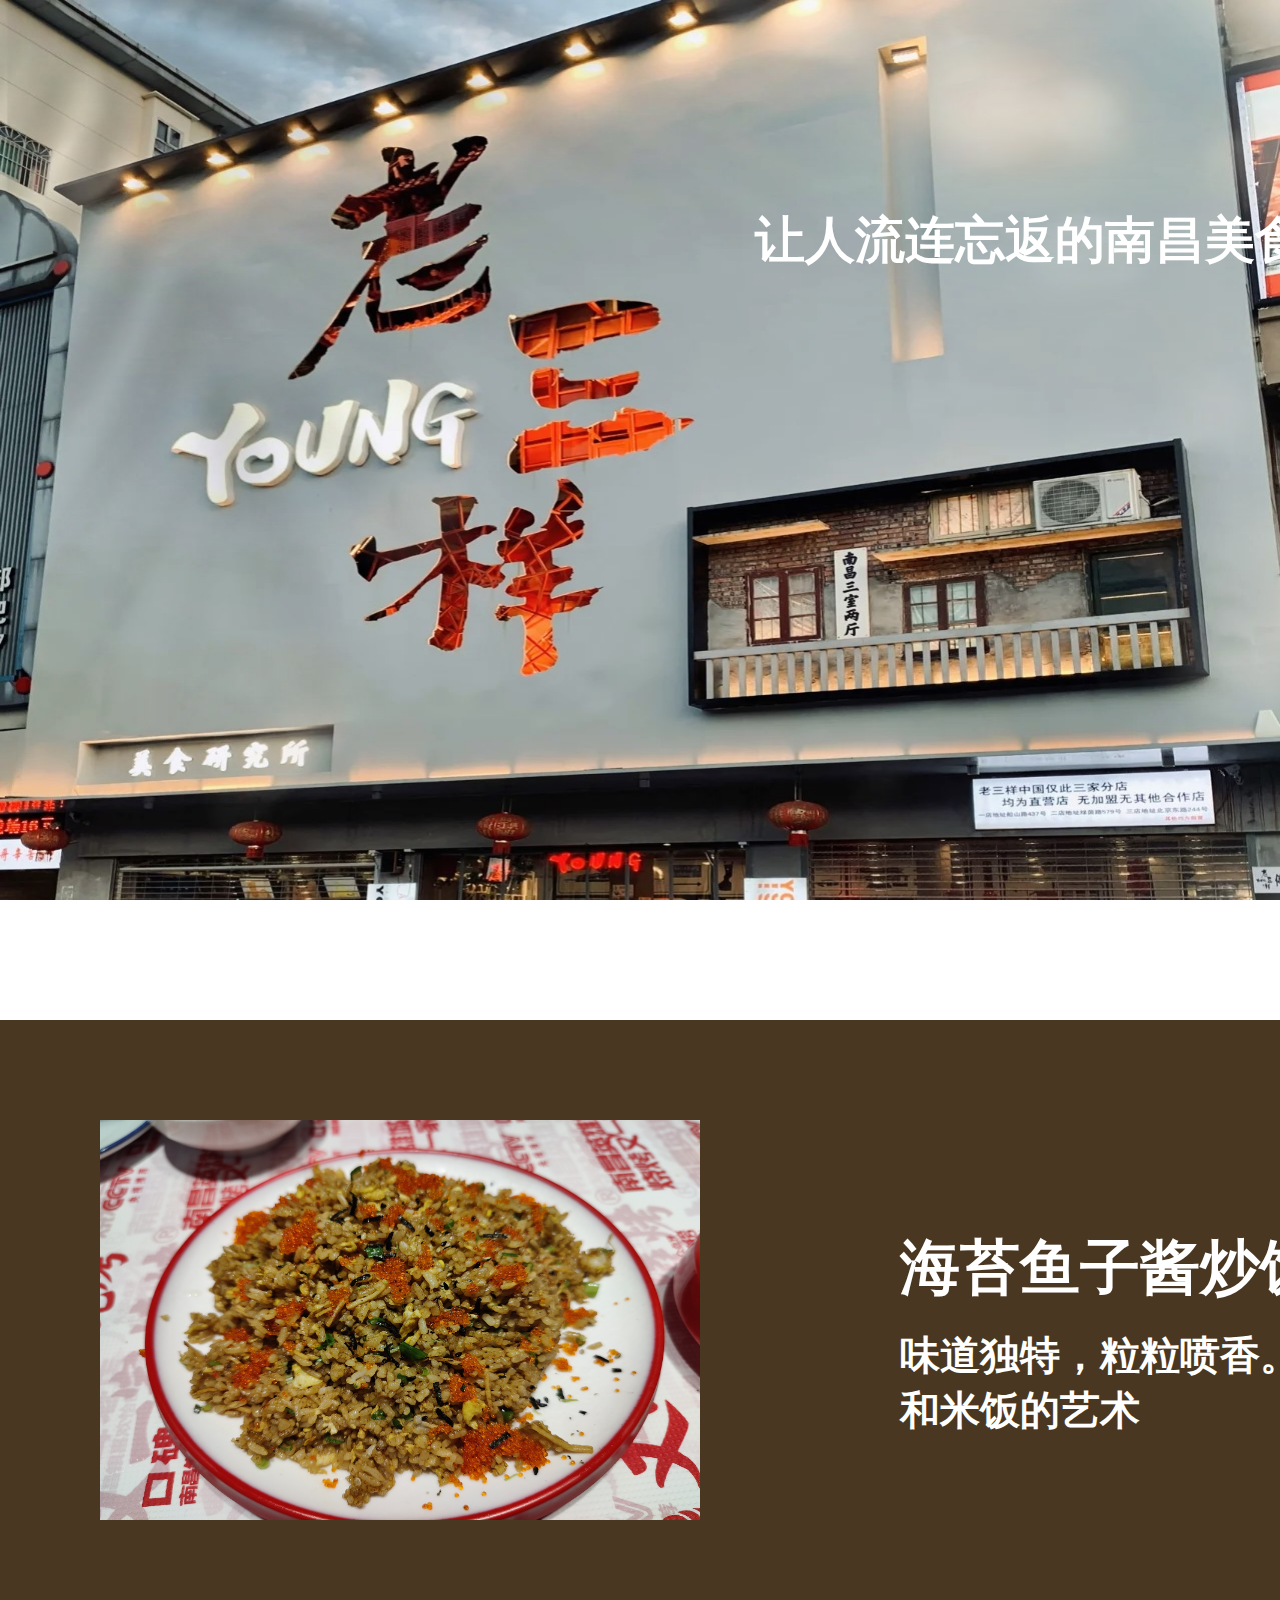
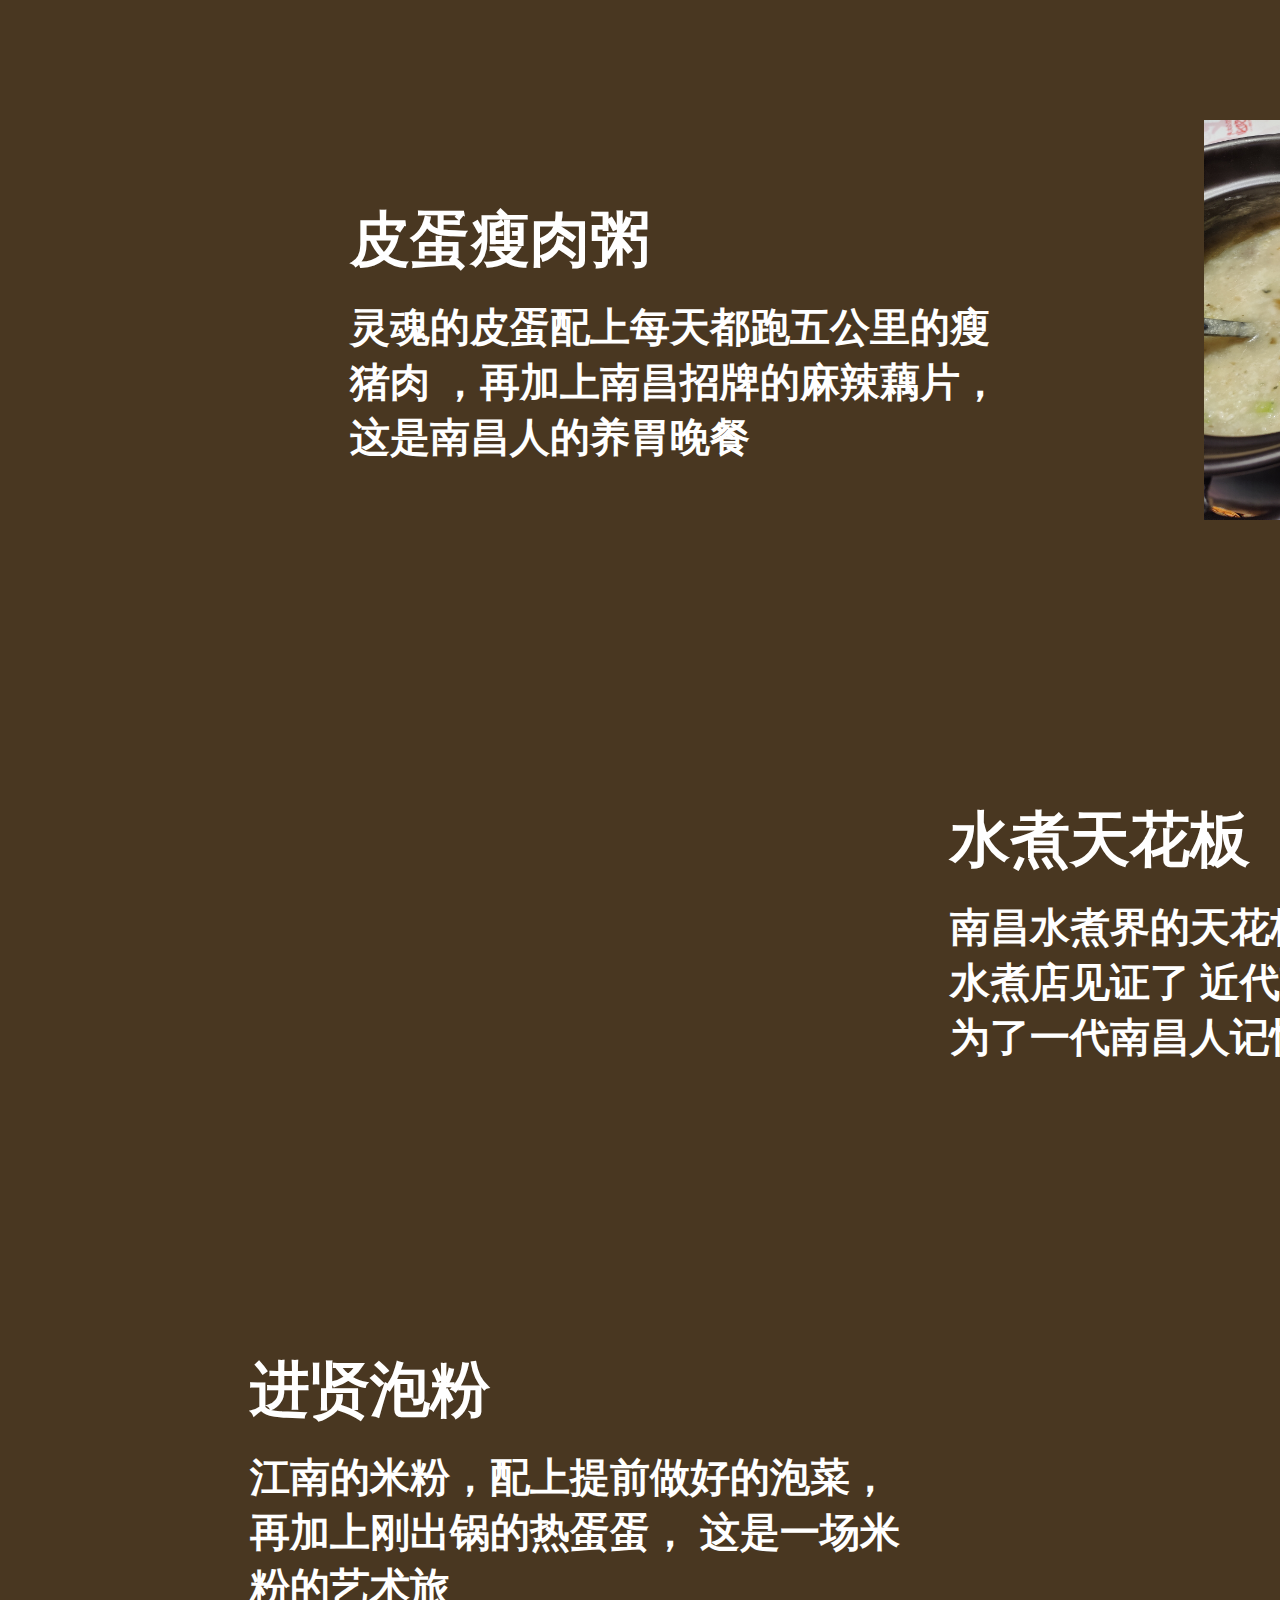
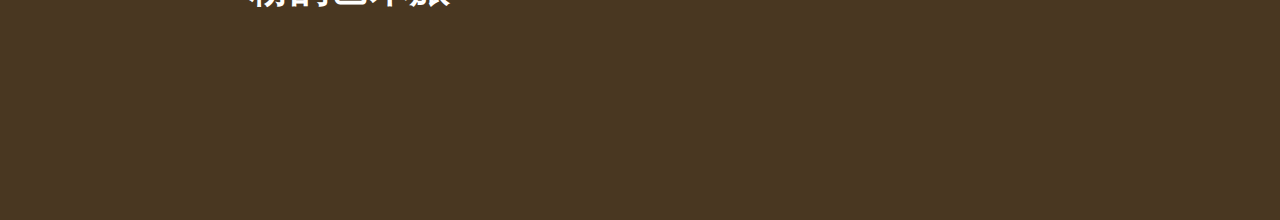
<file: JavaScript期末作业/cate.html>
<!DOCTYPE html>
<html lang="en">
<head>
    <meta charset="UTF-8">
    <meta http-equiv="X-UA-Compatible" content="IE=edge">
    <meta name="viewport" content="width=device-width, initial-scale=1.0">
    <title>Document</title>
    <style>
        *{
            margin: 0;
            padding: 0;
        }
        img{
            width: 600px;
            height: 400px;
        }
        .wenzi{
            width: 700px;
            height: 120px;
            
            line-height: 120px;
            text-align: center;
            font-size: 50px;
            color: white;
            font-weight: 700;
            position: relative;
            top: 180px;
            left: 680px;
        }
        .bj{
            height: 2400px;
            width: 100%;
            background-color: rgb(73, 55, 33);
            margin-top: 900px;
        }
        #img1{
            position: relative;
            top: 100px;
            left: 100px;
        }
        #img2{
            position: relative;
            top: 700px;
            left: 600px;
        }
        #img3{
            position: relative;
            top: 1250px;
            right: 1100px;
        }
        #img4{
            position: relative;
            top: 1400px;
            left: 1200px;
        }
        #font1{
            height: 200px;
            width: 650px;
            color: white;
            font-weight: 900;
            font-size: 40px;
            position: relative;
            top: -600px;
            left: 900px;
        }
        #title{
            height: 100px;
            font-size: 60px;
            font-weight: 900;
        }
        #font2{
            height: 200px;
            width: 650px;
            color: white;
            font-weight: 900;
            font-size: 40px;
            position: absolute;
            top: 1800px;
            left: 350px;
        }
        #font3{
            height: 200px;
            width: 650px;
            color: white;
            font-weight: 900;
            font-size: 40px;
            position: absolute;
            top: 2400px;
            left: 950px;
        }
        #font4{
            height: 200px;
            width: 650px;
            color: white;
            font-weight: 900;
            font-size: 40px;
            position: absolute;
            top: 2950px;
            left: 250px;
        }
        
    </style>
</head>
<body background="NCimg/catebgc.jpg"   
style="background-repeat: no-repeat;
        background-attachment: fixed;
        background-size: 100% 100%;">


    <div class="wenzi">
        <p>让人流连忘返的南昌美食</p>
    </div>

    <div class="bj">

        <div class="box1">
            <img src="NCimg/food1.jpg" alt="" id="img1">
            <img src="NCimg/food2.jpg" alt="" id="img2">
            <img src="NCimg/food3.jpg" alt="" id="img3">
            <img src="NCimg/food4.jpg" alt="" id="img4">
        </div>
        <div id="font1">
            <p id="title">海苔鱼子酱炒饭</p>
                <p id="fonta">味道独特，粒粒喷香。是一场鱼子酱和米饭的艺术</p>
        </div>
        <div id="font2">
            <p id="title">皮蛋瘦肉粥</p>
                <p id="fonta">灵魂的皮蛋配上每天都跑五公里的瘦猪肉
                    ，再加上南昌招牌的麻辣藕片，这是南昌人的养胃晚餐</p>
        </div>
        <div id="font3">
            <p id="title">水煮天花板</p>
                <p id="fonta">南昌水煮界的天花板，一个几十年的水煮店见证了
                    近代南昌的发展，也成为了一代南昌人记忆中的味道</p>
        </div>
        <div id="font4">
            <p id="title">进贤泡粉</p>
                <p id="fonta">江南的米粉，配上提前做好的泡菜，再加上刚出锅的热蛋蛋，
                    这是一场米粉的艺术旅</p>
        </div>
    </div>
    
</body>
</html>
</file>
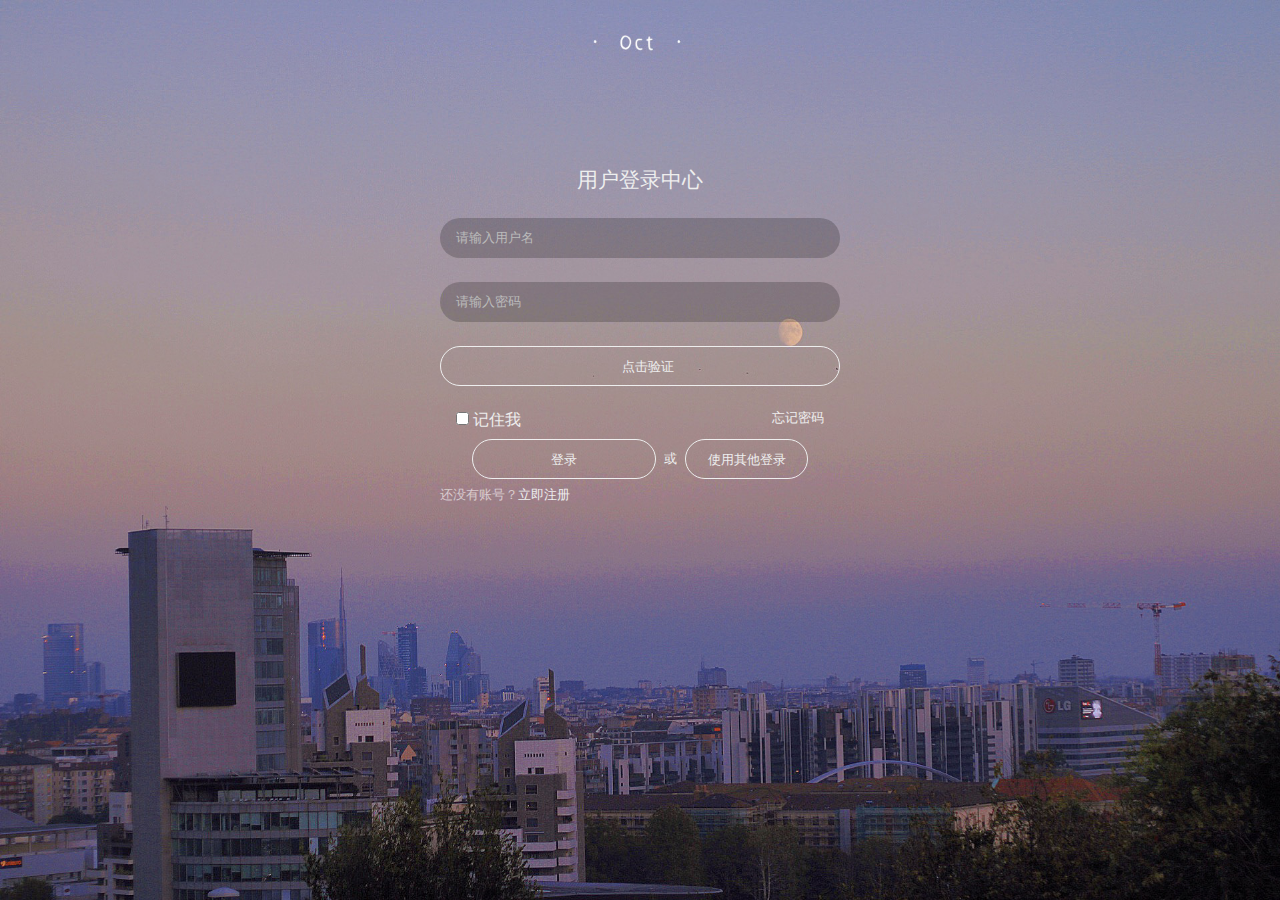
<file: JavaScript期末作业/enter.html>
<!DOCTYPE html>
<html lang="en">
<head>
    <meta charset="UTF-8">
    <meta http-equiv="X-UA-Compatible" content="IE=edge">
    <meta name="viewport" content="width=device-width, initial-scale=1.0">
    <link rel="stylesheet" href="css/enter.css">
    <title>Document</title>
</head>
<body background="NCimg/背景1.jpg"   
    style="background-repeat: no-repeat;
        background-attachment: fixed;
        background-size: 100% 100%;">
    <div class="box">


        <form action="index.html">

            <h4>用户登录中心</h4>
            <div class="acc">
                <input type="text" placeholder="请输入用户名" id="root">
                <input type="password" placeholder="请输入密码" id="pwd">
            </div>
            <a href="javascript:;" class="btn fff" id="yz"> 点击验证</a>

            <div class="fn">
                <label for="check"> <input id="check" type="checkbox"> <span><span>记住我</span></span> </label>
                <a href="javascript:;" class="ccc">忘记密码</a>
            </div>

            <div class="login">
                <input type="submit" value="登录" class="fff">
                <span>或</span>
                <a href="javascript:;" class="fff">使用其他登录</a>
            </div>
            <div class="reg">
                <p>还没有账号？<a href="javascript:;" class="ccc">立即注册</a></p>
            </div>
        </form>
    </div>
    <script>

        //通过DOM获取元素，来实现登录
        var root = document.getElementById('root').value;
        var pwd = document.getElementById('pwd').value;
        var yz = document.getElementById('yz');
        yz.onblur = function(){
            if(root=="jianjian" && pwd=="123123"){
                alert("密码错误，登录失败");
            }else{
                alert("密码正确，登录成功!");
            }
        }


    </script>
</body>
</html>
</file>
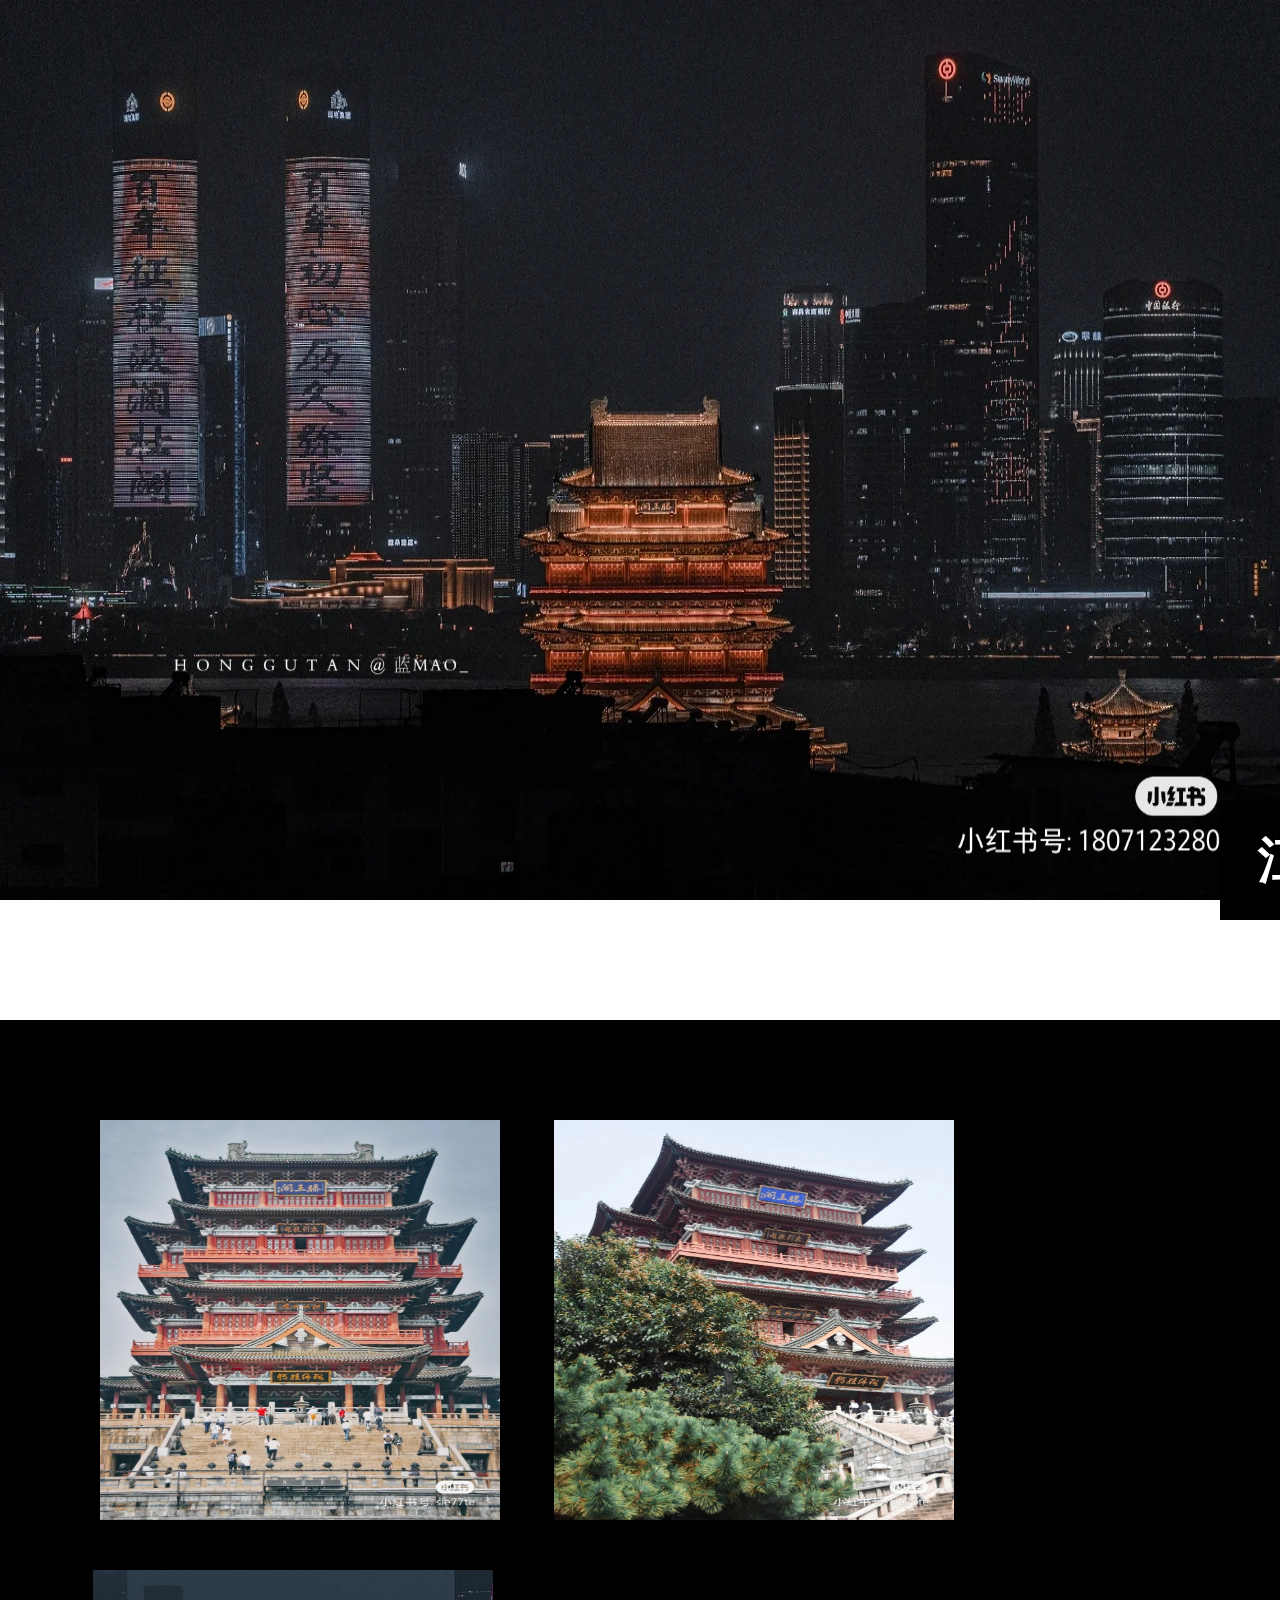
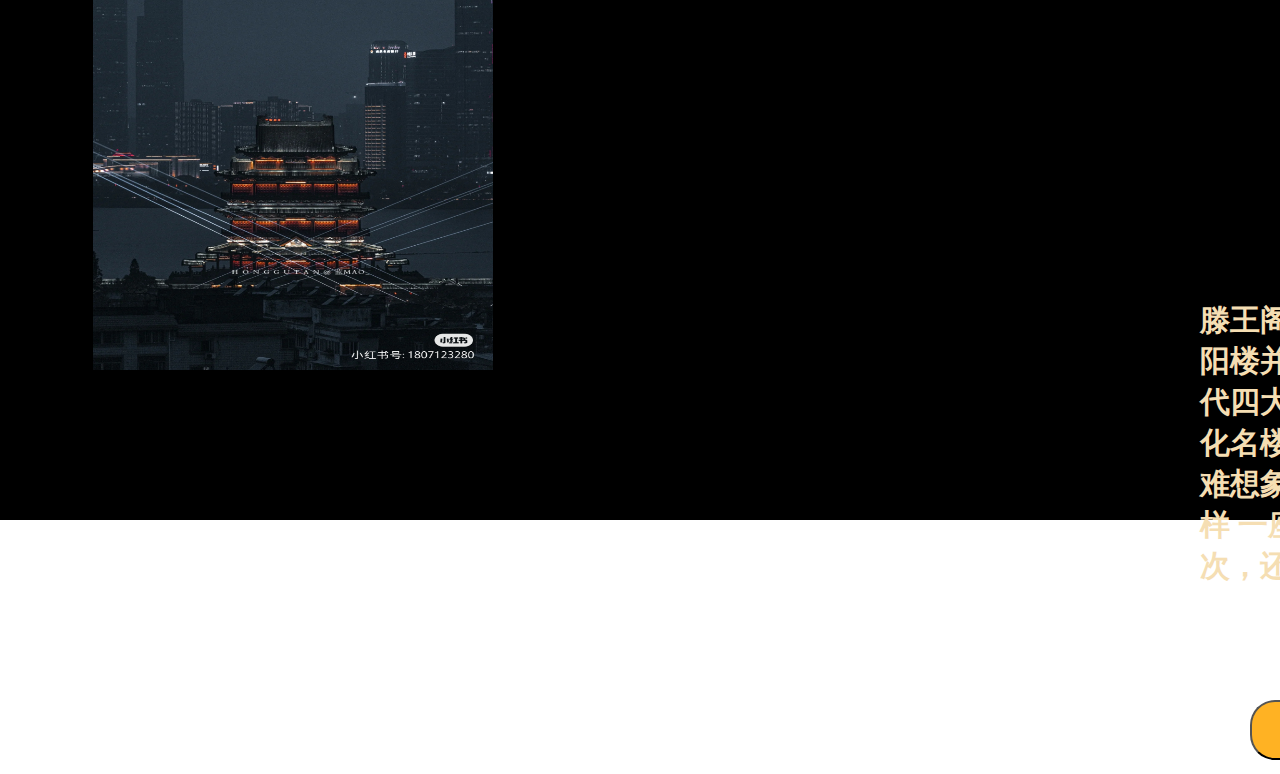
<file: JavaScript期末作业/tengwangge.html>
<!DOCTYPE html>
<html lang="en">
<head>
    <meta charset="UTF-8">
    <meta http-equiv="X-UA-Compatible" content="IE=edge">
    <meta name="viewport" content="width=device-width, initial-scale=1.0">
    <title>Document</title>
    <style>
        *{
            margin: 0;
            padding: 0;
        }
        .wenzi{
            width: 700px;
            height: 120px;
            background-color: black;
            line-height: 120px;
            text-align: center;
            font-size: 50px;
            color: white;
            font-weight: 700;
            position: relative;
            top: 800px;
            left: 1220px;
        }
        .bj{
            height: 1100px;
            width: 100%;
            background-color: black;
            margin-top: 900px;
        }
        img{
            width: 400px;
            height: 400px;
        }
        #img1{
            position: relative;
            top: 100px;
            left: 100px;
        }
        #img2{
            position: relative;
            top: 100px;
            left: 150px;
        }
        #img3{
            position: relative;
            top: 550px;
            left: -715px;
        }
        #img4{
            position: relative;
            top: 550px;
            left: -660px;
        }
        #title{
            font-size: 90px;
            font-weight: 900;
            color: white;
            position: relative;
            left: 1300px;
            top: -200px;
            
        }
        #fonta{
            height: 300px;
            width: 500px;
            color: wheat;
            font-size: 30px;
            font-weight: 900;
            position: relative;
            left: 1200px;
            top: -50px;
        }

        input{
            display: block;
            background-color: rgb(255, 178, 35);
            color: rgb(129, 125, 125);
            font-size: 30px;
            border-radius: 25px;
            height: 60px;
            width: 400px;
            position: relative;
            left: 1250px;
            top: 50px;
        }
    </style>
</head>
<body background="NCimg/tengwangge.jpg"   
style="background-repeat: no-repeat;
        background-attachment: fixed;
        background-size: 100% 100%;">

        <div class="wenzi">
            <p>江南四大名楼之一 &nbsp;&nbsp;&nbsp;&nbsp; 滕王阁</p>
        </div>

        <div class="bj">
            <div class="box1">
                <img src="NCimg/twg1.jpg" alt="" id="img1">
                <img src="NCimg/twg2.jpg" alt="" id="img2">
                <img src="NCimg/twg3.jpg" alt="" id="img3">
                <img src="NCimg/twg4.jpg" alt="" id="img4">
                <p id="title">滕王阁</p>
                <p id="fonta">滕王阁，与湖北武汉黄鹤楼、湖南岳阳楼并称为“江南三大名楼”，中国古代四大名楼之一，
                    “中国十大历史文化名楼”之一，世称“西江第一楼”，很难想象古人是以怎样的智慧建造的这样
                    一座历史建筑，即便目前已重建29次，还是阻挡不了它的魅力。</p>
            </div>
            <form action="tengwangge2.html">
                <input type="submit" value="了解更多" id="submit">
            </form>
           
        </div>
        
    
</body>
</html>
</file>
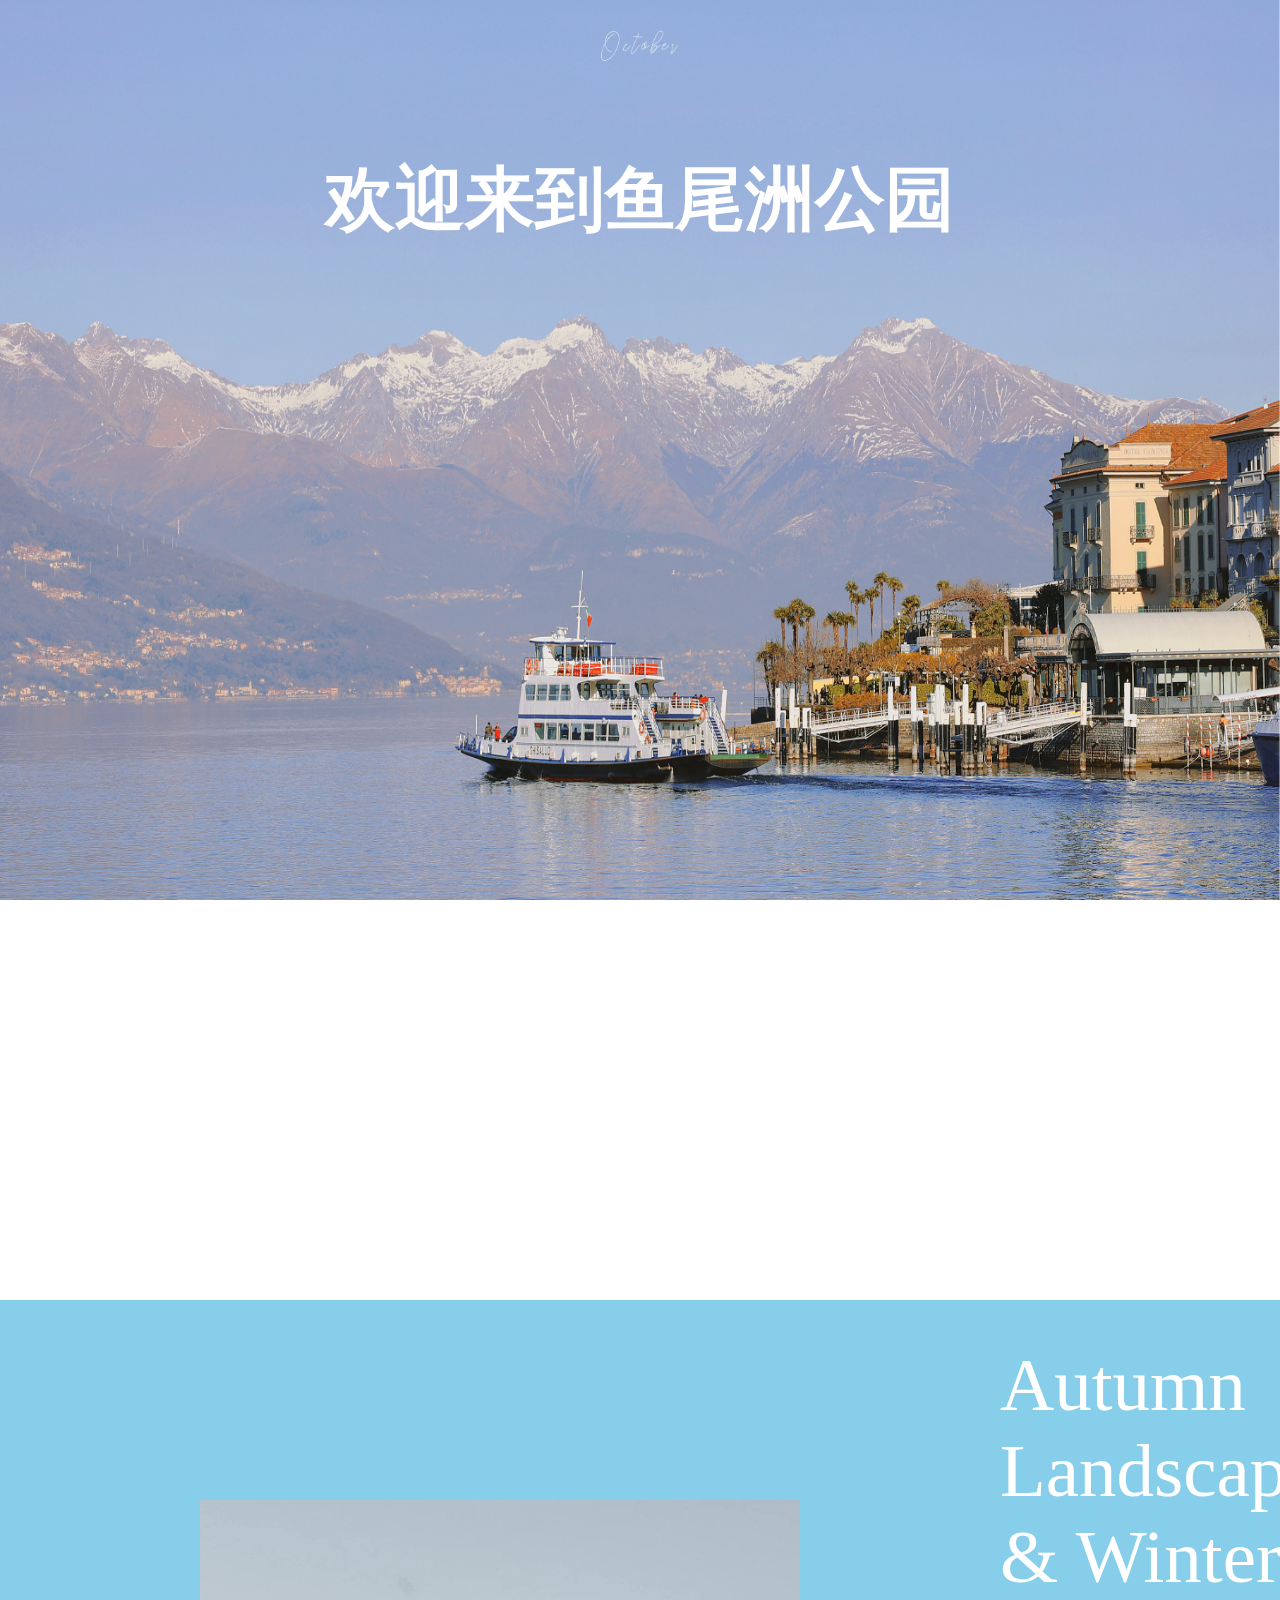
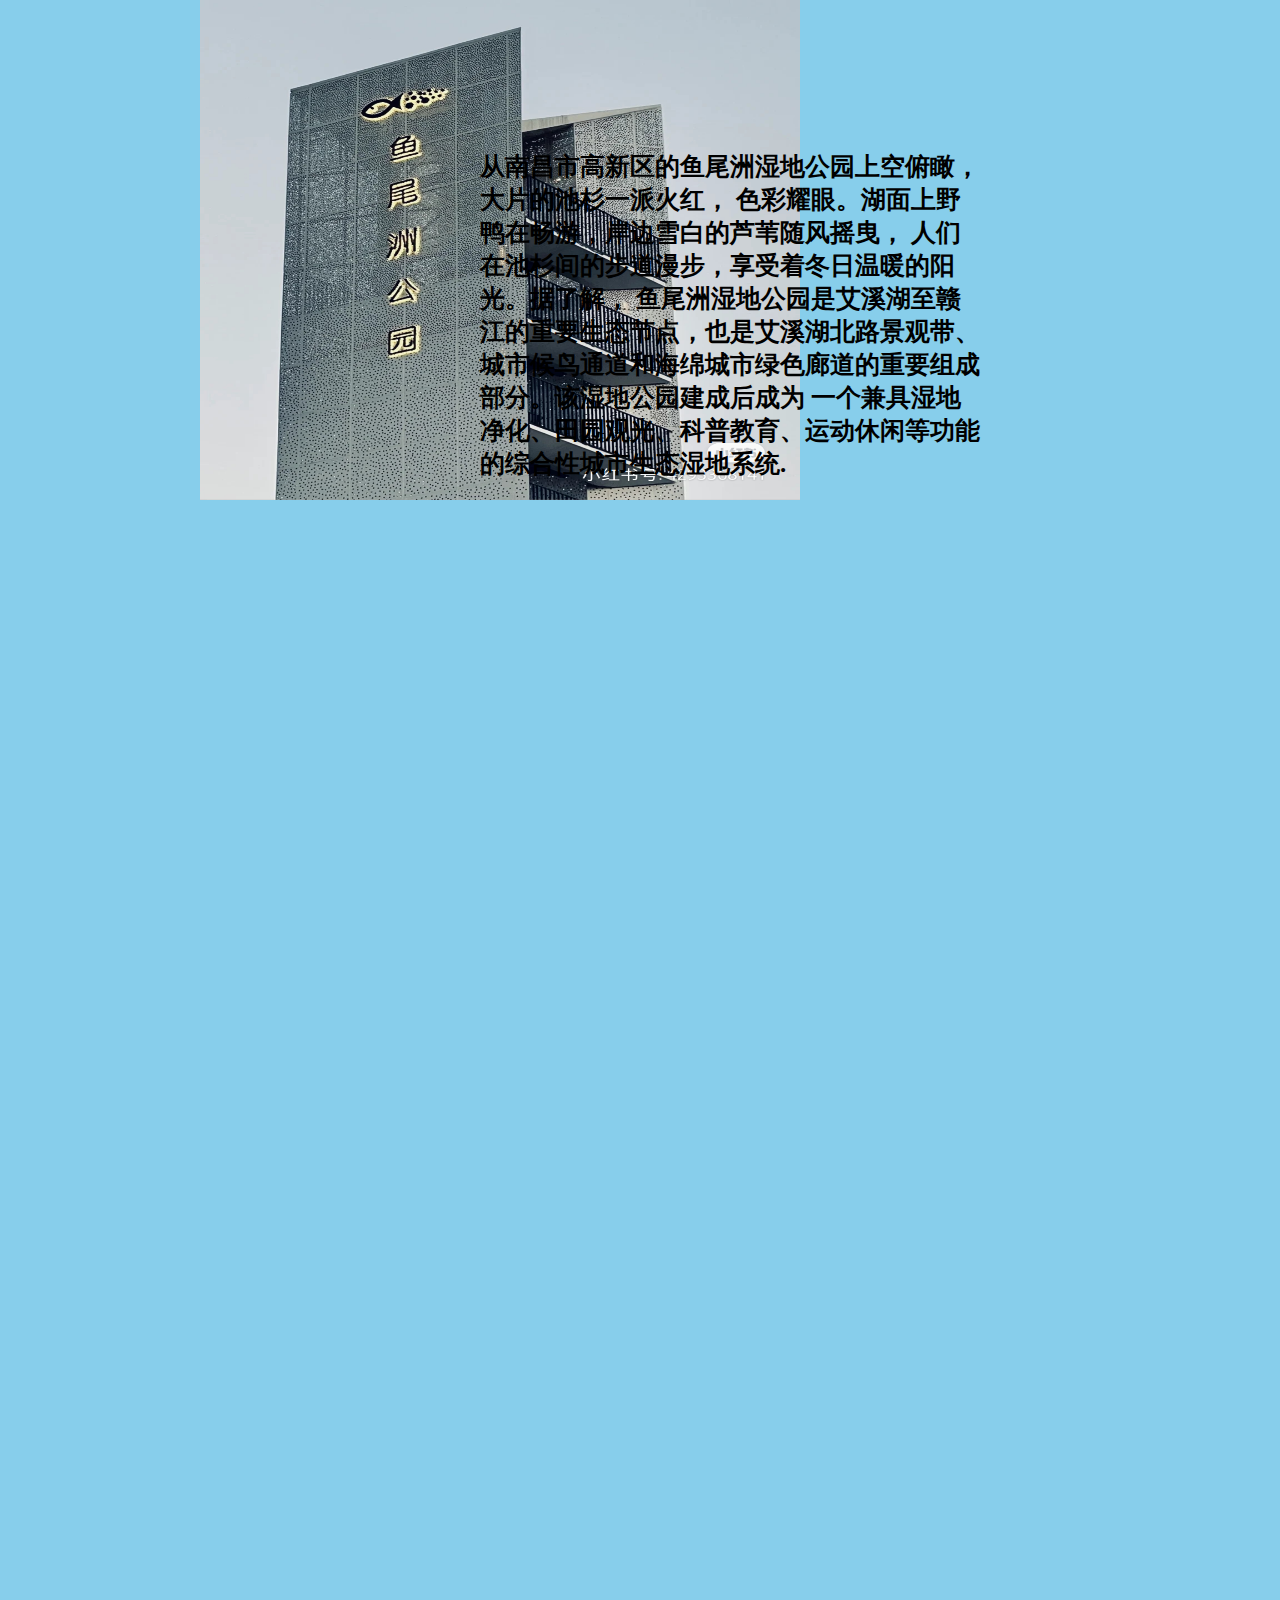
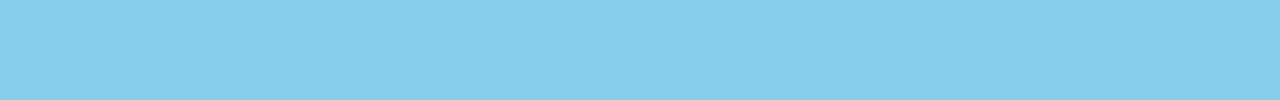
<file: JavaScript期末作业/yuweizhou.html>
<!DOCTYPE html>
<html lang="en">
<head>
    <meta charset="UTF-8">
    <meta http-equiv="X-UA-Compatible" content="IE=edge">
    <meta name="viewport" content="width=device-width, initial-scale=1.0">
    <title>Document</title>
    <style>
        *{
            margin: 0;
            padding: 0;
        }
        .wenzi{
            width: 100%;
            height: 400px;
            line-height: 400px;
            text-align: center;
            font-size: 70px;
            color: white;
            font-weight: 900;
        }
        
        .bj{
            height: 2000px;
            width: 100%;
            background-color: skyblue;
            margin-top: 900px;
        }
        #img1{
            position: relative;
            top: 200px;
            left: 200px;
            display: block;
            width: 600px;
            height: 600px;
        }
        #title{
            position: absolute;
            bottom: -700px;
            left: 1000px;
            font-size: 75px;
            color: white;
        }
        #fonta{
            height: 300px;
            width: 500px;
            position: absolute;
            font-size: 25px;
            font-weight: 900;
            top: 1750px;
            right: 300px;

        }

    </style>
</head>
<body background="NCimg/yuweizou.jpg"   
style="background-repeat: no-repeat;
        background-attachment: fixed;
        background-size: 100% 100%;">

    <div class="wenzi">
        <p>欢迎来到鱼尾洲公园</p>
    </div>
    <div class="bj">
        

        <div class="box">
            <img src="NCimg/banner1.jpg" alt="" id="img1">
            <p id="title">Autumn Landscape & Winter</p>
            <p id="fonta">从南昌市高新区的鱼尾洲湿地公园上空俯瞰，大片的池杉一派火红，
                色彩耀眼。湖面上野鸭在畅游，岸边雪白的芦苇随风摇曳，
                人们在池杉间的步道漫步，享受着冬日温暖的阳光。据了解，
                鱼尾洲湿地公园是艾溪湖至赣江的重要生态节点，也是艾溪湖北路景观带、
                城市候鸟通道和海绵城市绿色廊道的重要组成部分。该湿地公园建成后成为
                一个兼具湿地净化、田园观光、科普教育、运动休闲等功能的综合性城市生态湿地系统.</p>
        </div>


    </div>

    
    

    <script>
        //利用js特效实现轮转的效果

        var ele = document.getElementById("img1");
        var pt = 1;

        function picRollFun(){
            if(pt == 1){
                ele.src = "NCimg/banner1.jpg"
                pt=2;
            }else if(pt == 2){
                ele.src = "NCimg/bannerc.jpg"
                pt=3;
            }else if(pt == 3){
                ele.src = "NCimg/bannerb.jpg"
                pt=1;
            }
        }

        setInterval(picRollFun,1500);
        ele.cl

    </script>
</body>
</html>
</file>
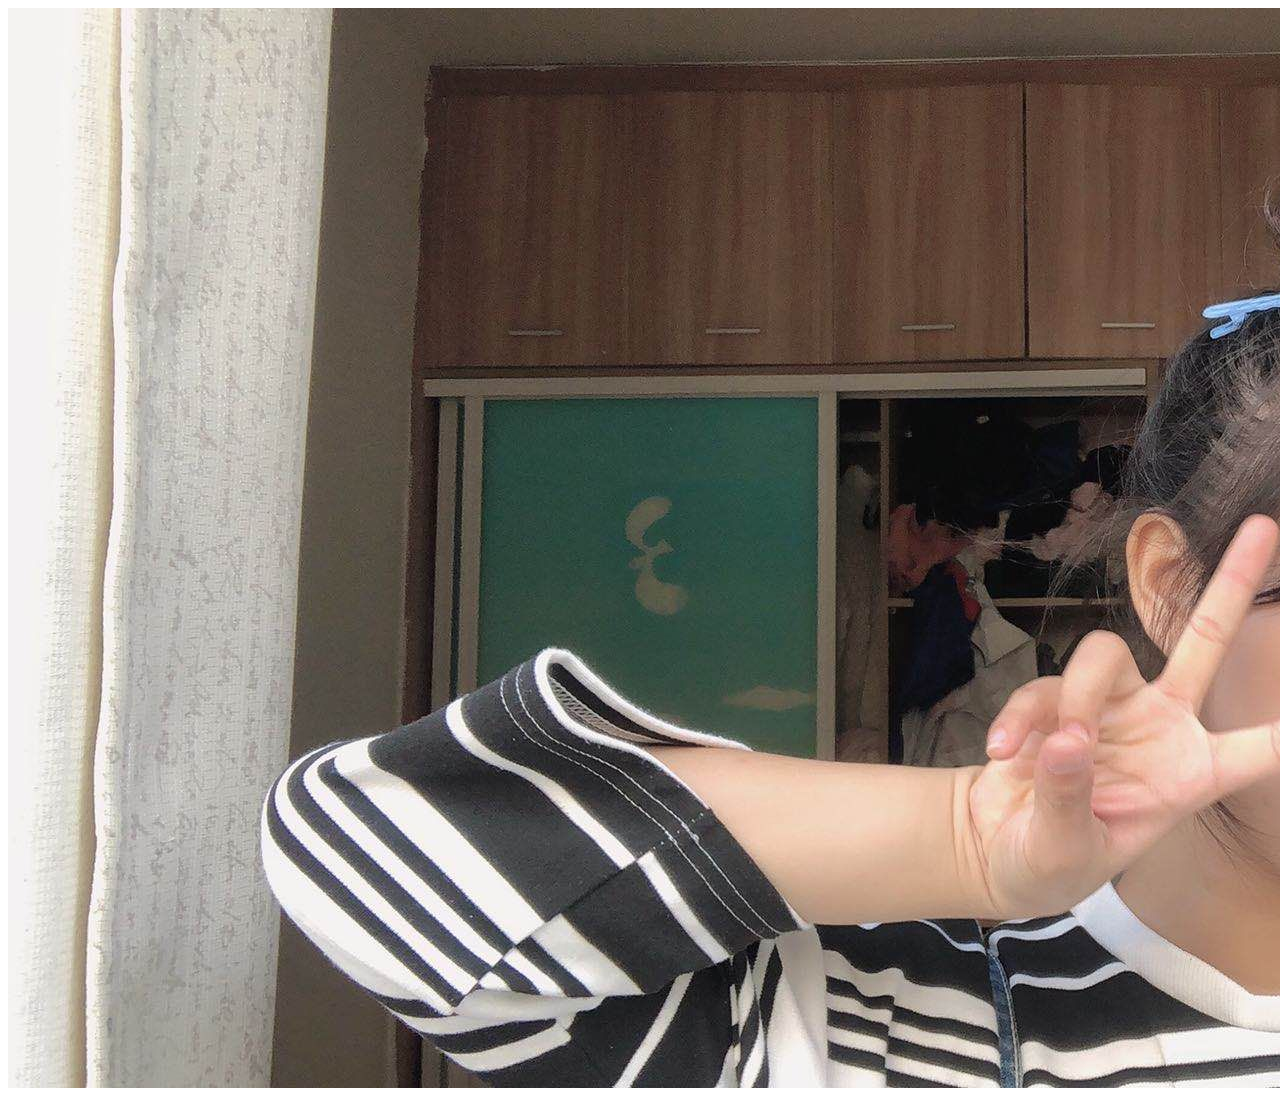
<file: tjw/陶玟玟.html>
<!DOCTYPE html>
<html lang="en">
<head>
    <meta charset="UTF-8">
    <meta http-equiv="X-UA-Compatible" content="IE=edge">
    <meta name="viewport" content="width=device-width, initial-scale=1.0">
    <title>Document</title>
</head>
<body>
    <img src="微信图片_202010160954413.jpg" alt="" title="美丽陶玟玟"/>
</body>
</html>
</file>
<file: JavaScript期末作业/css/enter.css>
*{
    margin: 0;
    padding: 0;
    box-sizing: border-box;
}
html{
    font-style: 18px;
    height: 100%;
}
a{
    text-decoration: none;
    color: #eee;
    font-size: 0.8rem;
}
.box{
    display: flex;
    flex-wrap: wrap;
    justify-content: center;
}
.box form{
    width: 100%;
    max-width: 400px;
    margin-top: 13%;
}
.box form h4{
    color: #eee;
    font-weight: 100;
    font-size: 1.3rem;
    text-align: center;
    margin-bottom: 1.5rem;
}

.box form .acc input,
.box form .btn{
    display: block;
    width: 100%;
    height: 2.5rem;
    line-height: 2.5rem;
    margin-bottom: 1.5rem;
    color: #eee;
    background-color: rgba(0, 0, 0, 20%);
    border: none;
    border-radius: 2.5rem;
    text-indent: 1rem;
}
.box form .btn{
    text-align: center;
    border: 1px solid #eee;
    background-color: transparent;
}
.box form .acc input::placeholder{
    color: #bbb;
}
.box form .acc input:hover{
    background-color: rgba(0, 0, 0, 30%);
}
.box form .acc input:focus{
    background-color: rgba(0, 0, 0, 40%);
}

.fn,.login{
    color: #eee;
    display: flex;
    justify-content: space-between;
    margin-bottom: 1rem;
}
.login a,.login input{
    height: 2.5rem;
    line-height: 2.5rem;
    border: 1px solid #eee;
    border-radius: 2.5rem;
    margin: 0.5rem 0;
    color: #eee;
    background-color: transparent;
    text-align: center;
}
.login a{
    width: 40%;
}
.login input{
    width: 60%;
}
.login span{
    margin: 0.5rem;
    font-size: 0.8rem;
    line-height: 2.5rem;
}
.fn{
    margin: 0 1rem;
}
.login{
    margin: 0 2rem;
}
.reg{
    font-size: 0.8rem;
    color: rgba(255, 255, 255, 60%);
}
</file>
